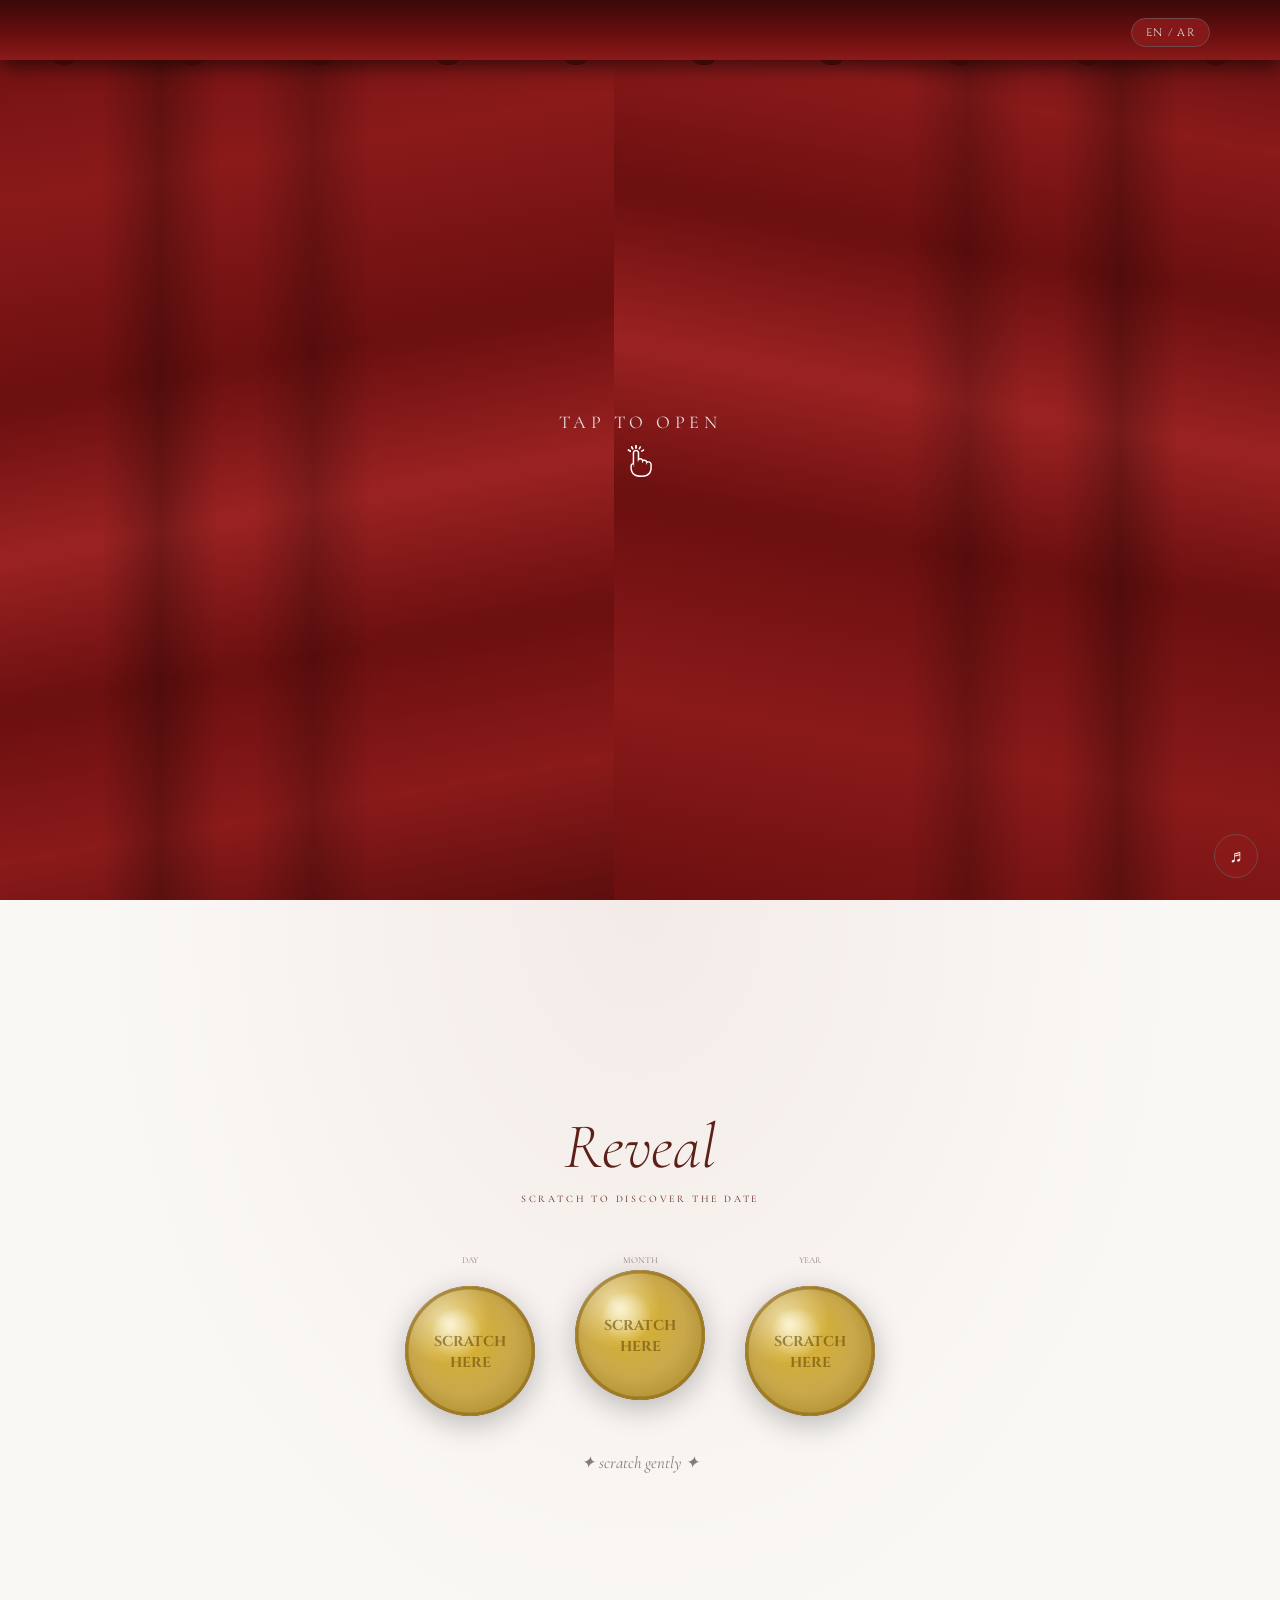
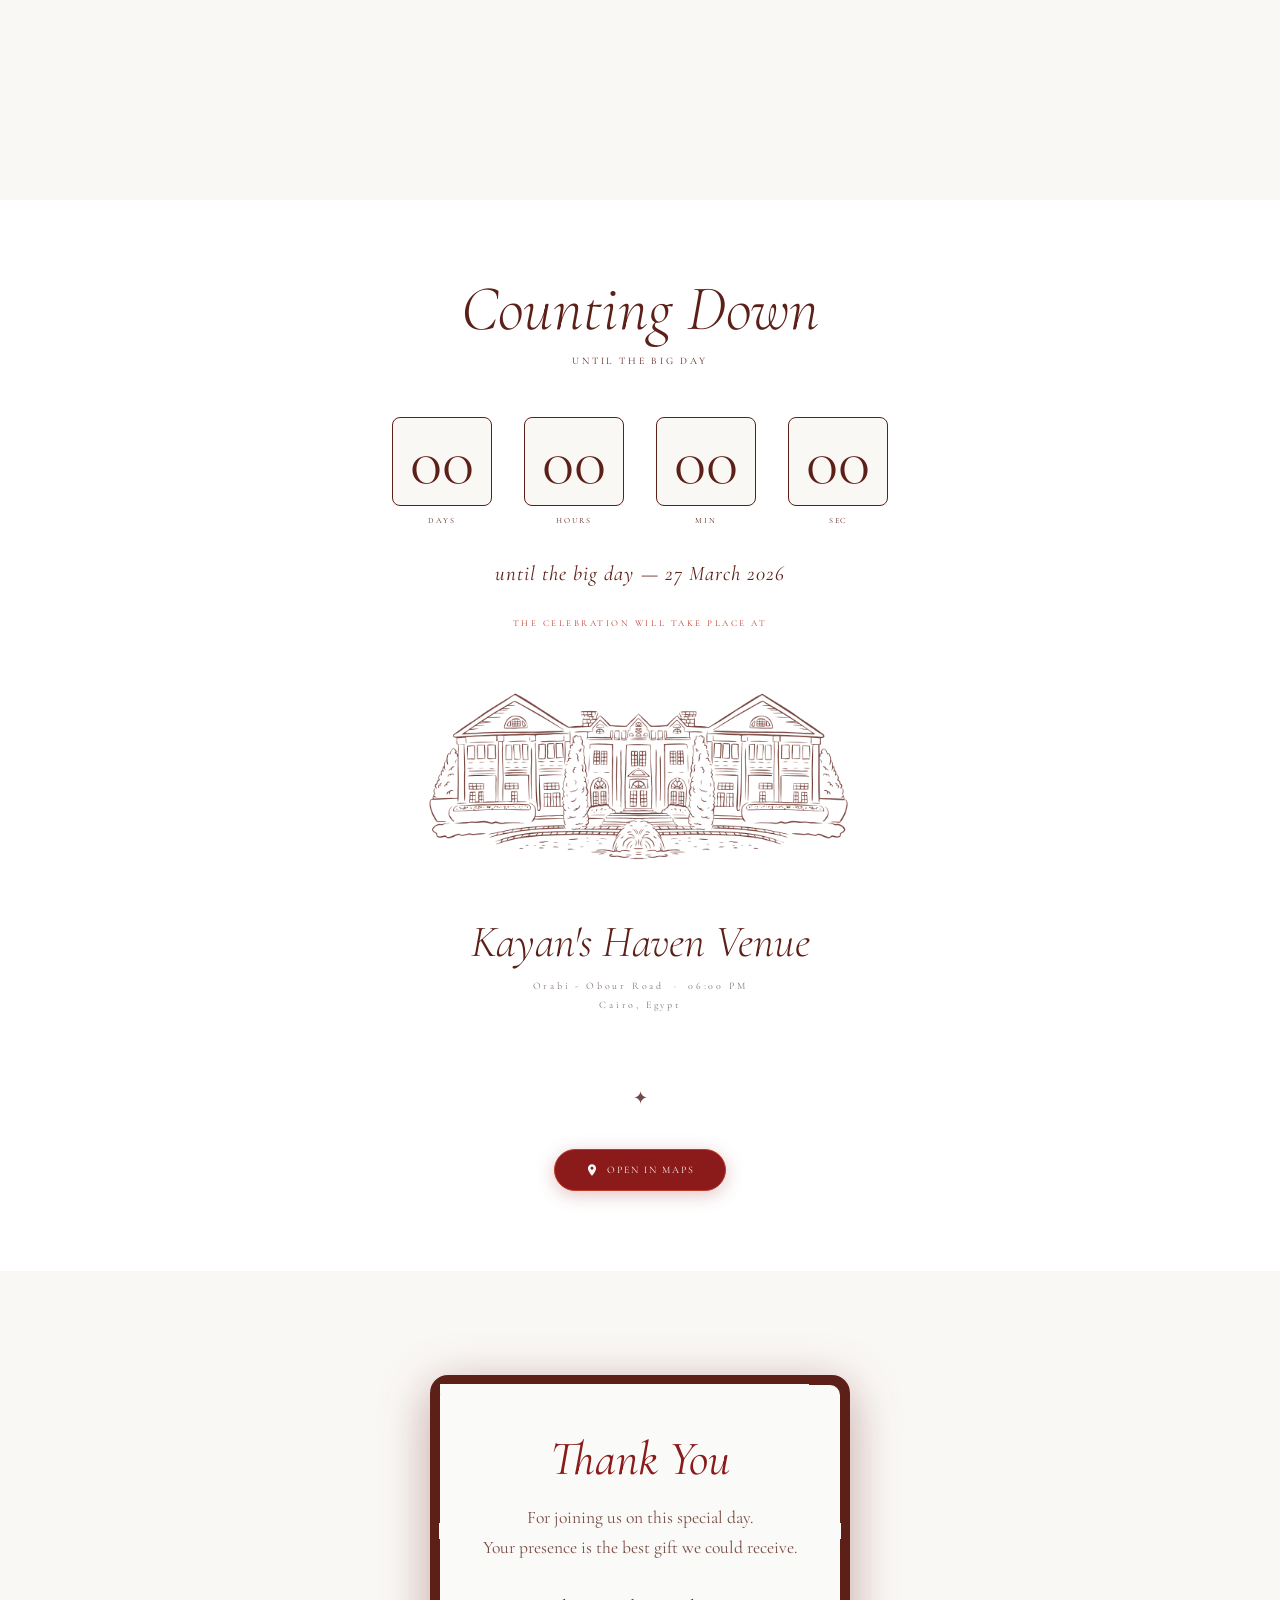
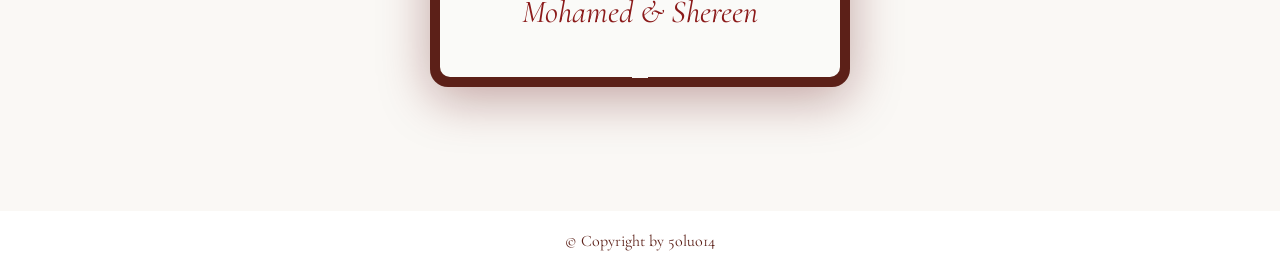
<file: index.html>
<!DOCTYPE html>
<html lang="en">

<head>
  <meta charset="UTF-8">
  <meta name="viewport" content="width=device-width, initial-scale=1.0">
  <title>Wedding Invitation — Mohamed & Shereen</title>
  <link rel="preconnect" href="https://fonts.googleapis.com">
  <link rel="preconnect" href="https://fonts.gstatic.com" crossorigin>
  <link
    href="https://fonts.googleapis.com/css2?family=Cormorant+Garamond:ital,wght@0,300;0,400;0,600;1,300;1,400;1,600&family=Cinzel:wght@400;600&display=swap"
    rel="stylesheet">
  <link rel="stylesheet" href="styles.css">
  <link
    href="https://fonts.googleapis.com/css2?family=Beiruti:wght@200;300;400;500;600;700&family=Cormorant+Garamond:ital,wght@0,300;0,400;0,600;1,300;1,400;1,600&family=Cinzel:wght@400;600&display=swap"
    rel="stylesheet">
</head>

<body>

  <!-- ───── FLOATING BUTTONS ───── -->
  <button id="lang-btn" onclick="toggleLang()">EN / AR</button>
  <button id="music-btn" title="Music" onclick="toggleMusic(this)">♬</button>

  <!-- ══════════════════════════════
       SECTION 1: CURTAINS
  ══════════════════════════════ -->
  <section id="stage" onclick="openCurtain()">
    <div class="pelmet"></div>
    <div class="curtain curtain-left"></div>
    <div class="curtain curtain-right"></div>

  <div id="tap-prompt">
    <span class="en">TAP TO OPEN</span>
    <span class="it" style="display:none">اضغط عشان تفتح</span>
    <img src="Icon.svg" alt="Wedding Icon" class="pointer" style="filter: invert(100%); width: 32px; height: 32px;">
  </div>
    <div id="stage-content">
      <p class="eyebrow en speaco">YOU ARE CORDIALLY INVITED TO CELEBRATE THE WEDDING OF</p>
      <p class="eyebrow it" style="display:none;font-size: 20px;">يسعدنا دعوتكم لحضور حفل زفاف</p>
      <div class="names en">
        Mohamed
        <span class="ampersand">&amp;</span>
        Shereen
      </div>
        <div class="names it" style="display:none">
          محمد
          <span class="ampersand">&amp;</span>
          شريين
        </div>
      <p class="welcome en">We would like to invite you to celebrate with us the most special day of our lives. It would
        be an honour to have you present at this important moment.</p>
      <p class="welcome it" style="display:none;font-size: 24px;">يسعدنا دعوتكم لحضور حفل زفافنا، ونتمنى أن تشاركونا فرحتنا في اليوم
        المميز ده.</p>
    </div>

    <div id="scroll-cue">
      <span class="en">SCROLL DOWN</span>
      <span class="it" style="display:none">انزل لتحت</span>
      <span class="arr">↓</span>
    </div>
  </section>

  <!-- ══════════════════════════════
       SECTION 2: SCRATCH REVEAL
  ══════════════════════════════ -->
  <section id="reveal">
    <h2 class="section-title fade-up en">Reveal</h2>
    <h2 class="section-title fade-up it" style="display:none">عايز تعرف تاريخ الفرح ؟</h2>
    <p class="section-sub fade-up en speaco">SCRATCH TO DISCOVER THE DATE</p>
    <p class="section-sub fade-up it" style="display:none;font-size: 14px;">خربش عشان تعرف التاريخ</p>

    <div class="coins-row fade-up">
      <!-- Coin 1: Day -->
      <div class="coin-wrap">
        <div class="coin-label en">DAY</div>
        <div class="coin-label it" style="display:none ;font-size: 12px;">يوم</div>
        <div class="coin-container" id="coin-wrap-0">
          <div class="coin-back"><span>27</span></div>
          <canvas class="coin-canvas" id="coin0"></canvas>
        </div>
      </div>
      <!-- Coin 2: Month -->
      <div class="coin-wrap">
        <div class="coin-label en">MONTH</div>
        <div class="coin-label it" style="display:none;font-size: 12px;">شهر</div>
        <div class="coin-container" id="coin-wrap-1" style="transform:translateY(-16px)">
          <div class="coin-back"><span>Mar</span></div>
          <canvas class="coin-canvas" id="coin1"></canvas>
        </div>
      </div>
      <!-- Coin 3: Year -->
      <div class="coin-wrap">
        <div class="coin-label en">YEAR</div>
        <div class="coin-label it" style="display:none;font-size: 14px;">سنة</div>
        <div class="coin-container" id="coin-wrap-2">
          <div class="coin-back"><span>2026</span></div>
          <canvas class="coin-canvas" id="coin2"></canvas>
        </div>
      </div>
    </div>

    <p class="scratch-hint fade-up en">✦ scratch gently ✦</p>
    <p class="scratch-hint fade-up it" style="display:none">✦ خربش عشان تعرف التاريخ ✦</p>

    <p id="reveal-msg">
      <span class="en">We're getting married! 💍</span>
      <span class="it" style="display:none">اخيراً هنتجوز!  💍</span>
    </p>
<a id="to-countdown" href="#countdown">
  <span class="en">COUNTDOWN ↓</span>
  <span class="it" style="display:none">باقي من الزمن ↓</span>
</a>
    <div id="confetti-container"></div>
  </section>


  <!-- ══════════════════════════════
       SECTION 4: VENUE AND COUNTDOWN
  ══════════════════════════════ -->
  <section id="venue" >
    <h2 class="section-title fade-up en">Counting Down</h2>
    <h2 class="section-title fade-up it" style="display:none">باقي من الزمن ..</h2>
    <p class="section-sub fade-up en speaco">UNTIL THE BIG DAY</p>
    <p class="section-sub fade-up it" style="display:none ;font-size: 14px;">ع يوم فرحنا</p>

    <div class="timer-row fade-up">
      <div class="timer-box">
        <div class="timer-num" id="t-days">00</div>
        <div class="timer-label en">DAYS</div>
        <div class="timer-label it" style="display:none ;font-size: 14px;">يوم</div>
      </div>
      <div class="timer-box">
        <div class="timer-num" id="t-hours">00</div>
        <div class="timer-label en">HOURS</div>
        <div class="timer-label it" style="display:none ;font-size: 14px;">ساعة</div>
      </div>
      <div class="timer-box">
        <div class="timer-num" id="t-min">00</div>
        <div class="timer-label en">MIN</div>
        <div class="timer-label it" style="display:none ;font-size: 14px;">دقيقة</div>
      </div>
      <div class="timer-box">
        <div class="timer-num" id="t-sec">00</div>
        <div class="timer-label en">SEC</div>
        <div class="timer-label it" style="display:none ;font-size: 14px;">ثانية</div>
      </div>
    </div>
    <p id="countdown-sub" class="fade-up">
      <span class="en">until the big day — 27 March 2026</span>
      <span class="it" style="display:none">يوم فرحنا هيهيهيهي — 27 مارس 2026</span>
    </p>
    <p class="venue-eyebrow fade-up en speaco">THE CELEBRATION WILL TAKE PLACE AT</p>
    <p class="venue-eyebrow fade-up it" style="display:none ;font-size: 18px;">الفرح هيكون في</p>

    <div id="venue-svg" class="fade-up">
      <img src="kayan.png" alt="" style="width: 100%;">
    </div>

    <h3 class="venue-name fade-up">Kayan's Haven Venue</h3>
    <p class="venue-address en fade-up speaco">
      Orabi - Obour Road &nbsp;·&nbsp; 06:00 PM<br>
      Cairo, Egypt
    </p>
    <p class="venue-address it fade-up" style="display:none ;font-size: 14px;" >
      عرابي - طريق العبور &nbsp;·&nbsp; 06:00 مساءاً<br>
      القاهرة، مصر
    </p>

    <div class="ornament fade-up">✦</div>

    <a class="maps-btn fade-up" href="https://maps.app.goo.gl/nJy4tfbcgj38YBpu8?g_st=ic" target="_blank" rel="noopener">
      <svg viewBox="0 0 24 24" xmlns="http://www.w3.org/2000/svg">
        <path
          d="M12 2C8.13 2 5 5.13 5 9c0 5.25 7 13 7 13s7-7.75 7-13c0-3.87-3.13-7-7-7zm0 9.5c-1.38 0-2.5-1.12-2.5-2.5s1.12-2.5 2.5-2.5 2.5 1.12 2.5 2.5-1.12 2.5-2.5 2.5z" />
      </svg>
      <span class="en">OPEN IN MAPS</span>
      <span class="it" style="display:none">افتح اللوكيشن ف جوجل ماب</span>
    </a>
  </section>

  <!-- ══════════════════════════════
       SECTION 5: THANK YOU
  ══════════════════════════════ -->
  <section id="thankyou">
    <div class="thankyou-card fade-up">
      <div class="thankyou-inner">
        <h2 class="thankyou-title en">Thank You</h2>
        <h2 class="thankyou-title it" style="display:none">شكراً</h2>
        <p class="thankyou-msg en">For joining us on this special day.<br>Your presence is the best gift we could
          receive.</p>
        <p class="thankyou-msg it" style="display:none">على مشاركتنا في اليوم المميز ده.<br>حضوركم هو أجمل هدية.</p>
        <p class="thankyou-names en">Mohamed &amp; Shereen</p><p class="thankyou-names it" style="display:none">محمد &amp; شريين</p>
      </div>
    </div>
  </section>

  <!-- JS loaded last so DOM is ready -->
  <script src="main.js"></script>

  <!-- ══════════════════════════════
       FOOTER: COPYRIGHT
  ══════════════════════════════ -->
  <footer id="site-footer">
    <a href="https://www.instagram.com/5oluo14" target="_blank" rel="noopener" id="copyright-link">
      <span>© Copyright by 5oluo14 </span>
    </a>
  </footer>

</body>

</html>
</file>
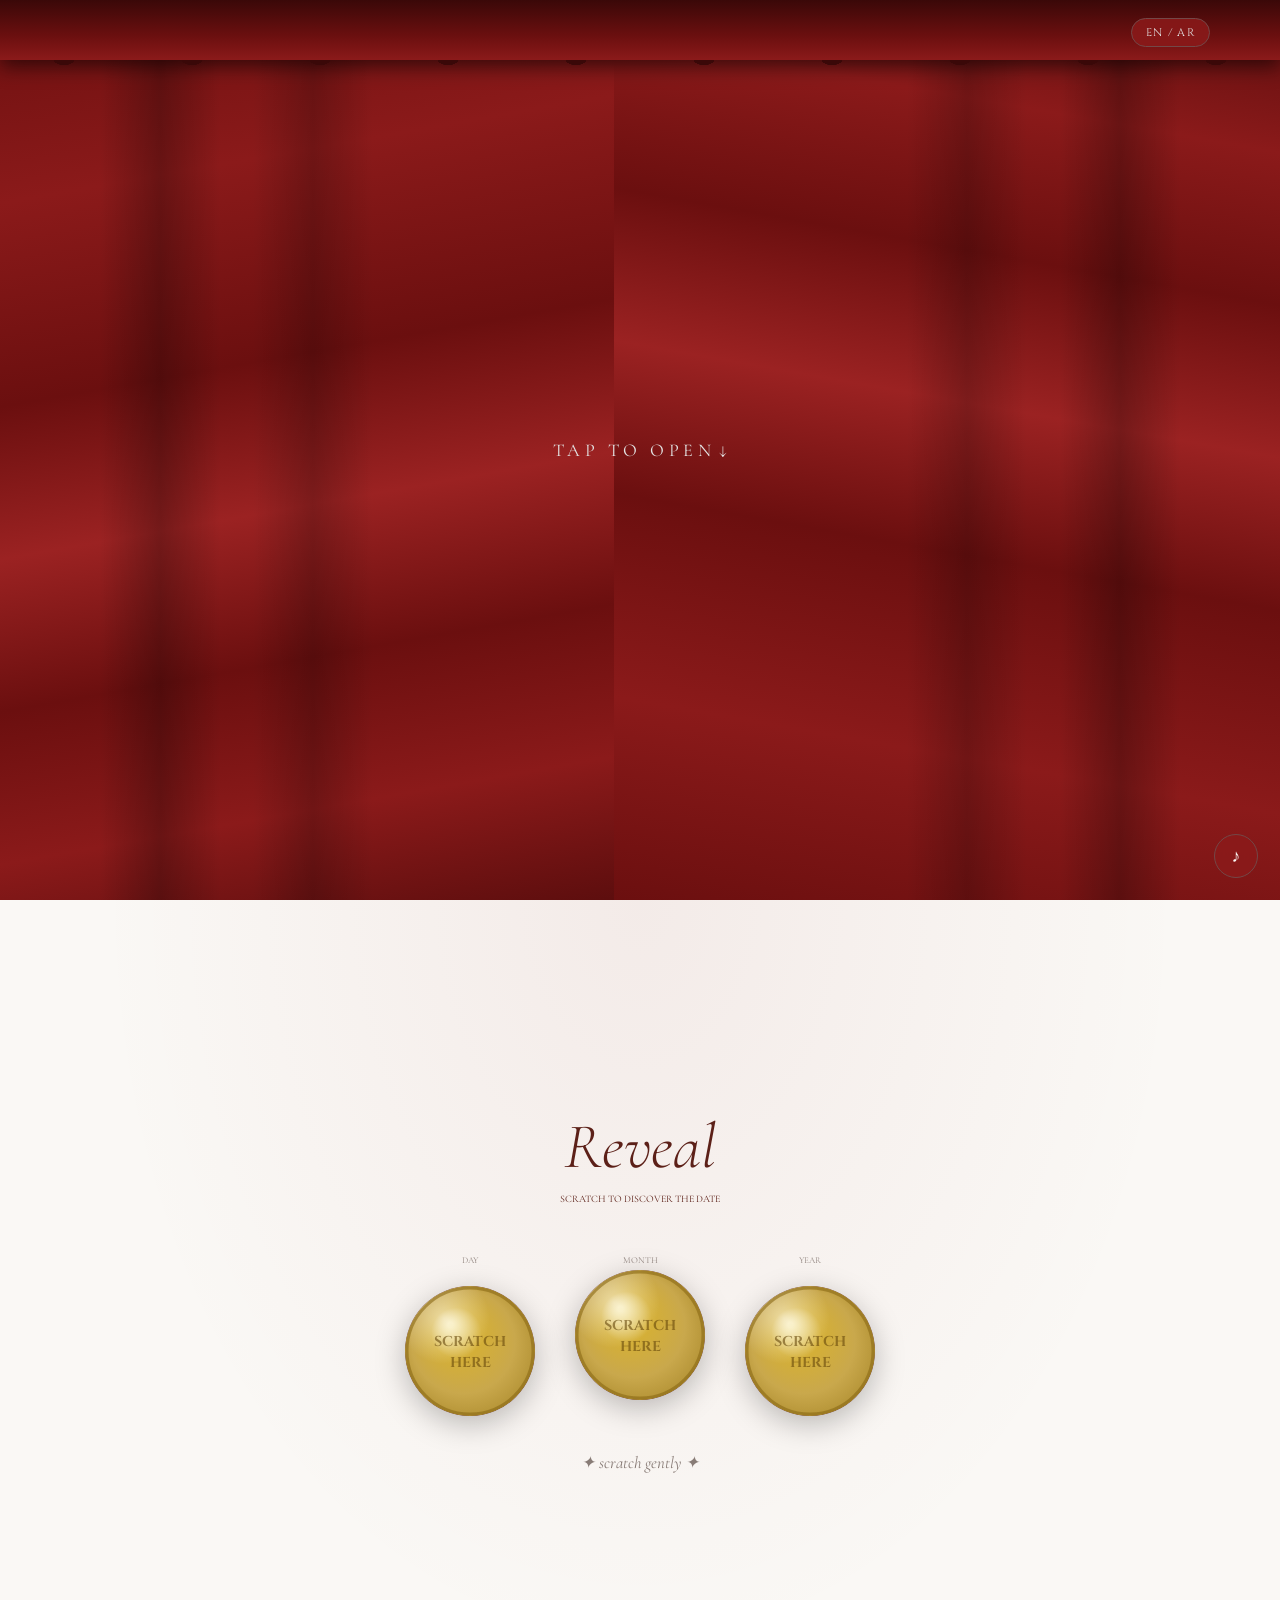
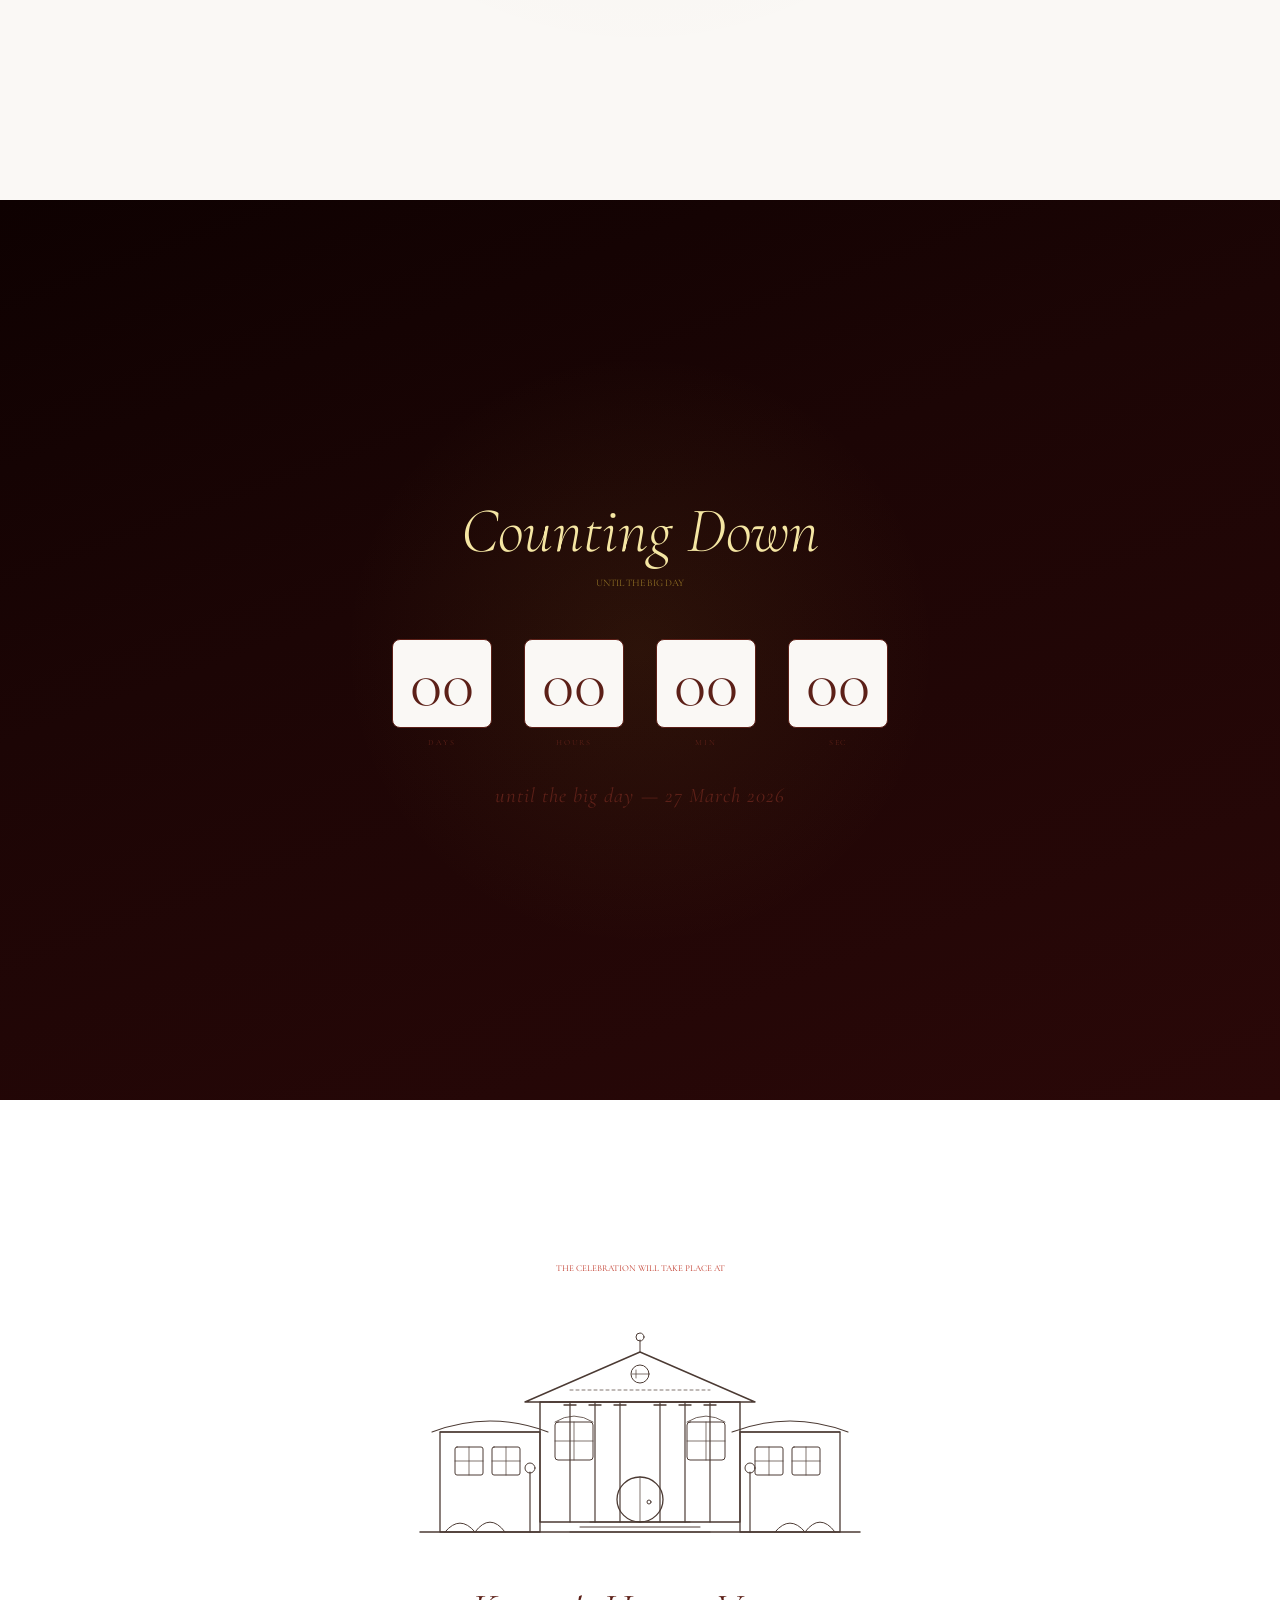
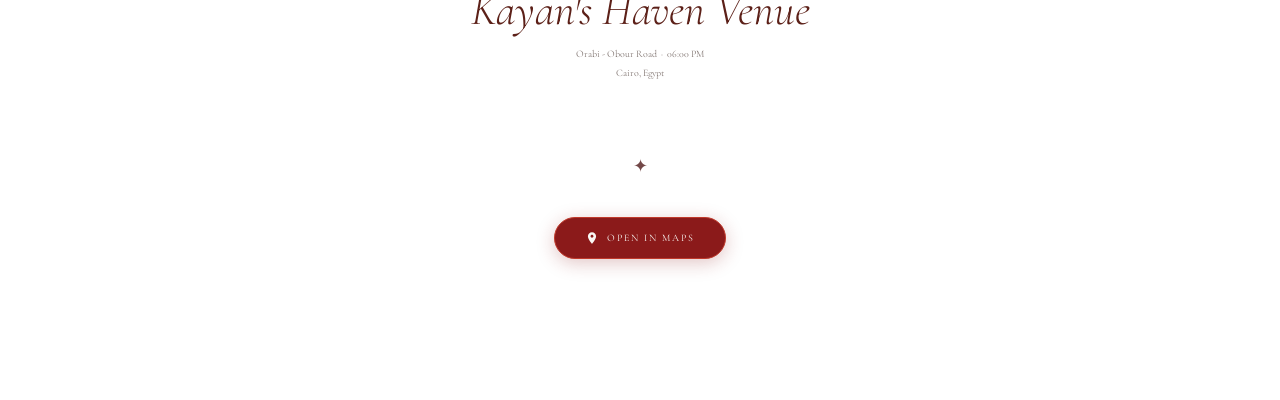
<file: wedding-invitation.html>
<!DOCTYPE html>
<html lang="en">

<head>
  <meta charset="UTF-8">
  <meta name="viewport" content="width=device-width, initial-scale=1.0">
  <title>Wedding Invitation — Mohamed & Shereen</title>
  <link rel="preconnect" href="https://fonts.googleapis.com">
  <link rel="preconnect" href="https://fonts.gstatic.com" crossorigin>
  <link
    href="https://fonts.googleapis.com/css2?family=Cormorant+Garamond:ital,wght@0,300;0,400;0,600;1,300;1,400;1,600&family=Cinzel:wght@400;600&display=swap"
    rel="stylesheet">
  <link rel="stylesheet" href="styles.css">
</head>

<body>

  <!-- ───── FLOATING BUTTONS ───── -->
  <button id="lang-btn" onclick="toggleLang()">EN / AR</button>
  <button id="music-btn" title="Music" onclick="toggleMusic(this)">♪</button>

  <!-- ══════════════════════════════
       SECTION 1: CURTAINS
  ══════════════════════════════ -->
  <section id="stage" onclick="openCurtain()">
    <div class="pelmet"></div>
    <div class="curtain curtain-left"></div>
    <div class="curtain curtain-right"></div>

    <div id="tap-prompt">
      <span class="en">TAP TO OPEN</span>
      <span class="it" style="display:none">اضغط عشان تفتح</span>
      <span class="arrow">↓</span>
    </div>

    <div id="stage-content">
      <p class="eyebrow en">YOU ARE CORDIALLY INVITED TO CELEBRATE THE WEDDING OF</p>
      <p class="eyebrow it" style="display:none">يسعدنا دعوتكم لحضور حفل زفاف</p>
      <div class="names">
        Mohamed
        <span class="ampersand">&amp;</span>
        Shereen
      </div>
      <p class="welcome en">We would like to invite you to celebrate with us the most special day of our lives. It would
        be an honour to have you present at this important moment.</p>
      <p class="welcome it" style="display:none">يسعدنا دعوتكم لحضور حفل زفافنا، ونتمنى أن تشاركونا فرحتنا في هذا اليوم
        المميز.</p>
    </div>

    <div id="scroll-cue">
      <span class="en">SCROLL DOWN</span>
      <span class="it" style="display:none">انزل للاسفل</span>
      <span class="arr">↓</span>
    </div>
  </section>

  <!-- ══════════════════════════════
       SECTION 2: SCRATCH REVEAL
  ══════════════════════════════ -->
  <section id="reveal">
    <h2 class="section-title fade-up en">Reveal</h2>
    <h2 class="section-title fade-up it" style="display:none">اكتشف</h2>
    <p class="section-sub fade-up en">SCRATCH TO DISCOVER THE DATE</p>
    <p class="section-sub fade-up it" style="display:none">خربش عشان تعرف التاريخ</p>

    <div class="coins-row fade-up">
      <!-- Coin 1: Day -->
      <div class="coin-wrap">
        <div class="coin-label en">DAY</div>
        <div class="coin-label it" style="display:none">يوم</div>
        <div class="coin-container" id="coin-wrap-0">
          <div class="coin-back"><span>27</span></div>
          <canvas class="coin-canvas" id="coin0"></canvas>
        </div>
      </div>
      <!-- Coin 2: Month -->
      <div class="coin-wrap">
        <div class="coin-label en">MONTH</div>
        <div class="coin-label it" style="display:none">شهر</div>
        <div class="coin-container" id="coin-wrap-1" style="transform:translateY(-16px)">
          <div class="coin-back"><span>Mar</span></div>
          <canvas class="coin-canvas" id="coin1"></canvas>
        </div>
      </div>
      <!-- Coin 3: Year -->
      <div class="coin-wrap">
        <div class="coin-label en">YEAR</div>
        <div class="coin-label it" style="display:none">سنة</div>
        <div class="coin-container" id="coin-wrap-2">
          <div class="coin-back"><span>2026</span></div>
          <canvas class="coin-canvas" id="coin2"></canvas>
        </div>
      </div>
    </div>

    <p class="scratch-hint fade-up en">✦ scratch gently ✦</p>
    <p class="scratch-hint fade-up it" style="display:none">✦ خربش عشان تعرف التاريخ ✦</p>

    <p id="reveal-msg">
      <span class="en">We're getting married! 💍</span>
      <span class="it" style="display:none">اخيراً هنتجوز 💍</span>
    </p>
    <a id="to-countdown" href="#countdown">
      <span class="en">COUNTDOWN ↓</span>
      <span class="it" style="display:none">عد تنازلي ↓</span>
    </a>

    <div id="confetti-container"></div>
  </section>

  <!-- ══════════════════════════════
       SECTION 3: COUNTDOWN
  ══════════════════════════════ -->
  <section id="countdown">
    <h2 class="section-title fade-up en">Counting Down</h2>
    <h2 class="section-title fade-up it" style="display:none">باقي من الزمن ...</h2>
    <p class="section-sub fade-up en">UNTIL THE BIG DAY</p>
    <p class="section-sub fade-up it" style="display:none">ع يوم فرحنا لولولولي</p>

    <div class="timer-row fade-up">
      <div class="timer-box">
        <div class="timer-num" id="t-days">00</div>
        <div class="timer-label en">DAYS</div>
        <div class="timer-label it" style="display:none">يوم</div>
      </div>
      <div class="timer-box">
        <div class="timer-num" id="t-hours">00</div>
        <div class="timer-label en">HOURS</div>
        <div class="timer-label it" style="display:none">ساعة</div>
      </div>
      <div class="timer-box">
        <div class="timer-num" id="t-min">00</div>
        <div class="timer-label en">MIN</div>
        <div class="timer-label it" style="display:none">دقيقة</div>
      </div>
      <div class="timer-box">
        <div class="timer-num" id="t-sec">00</div>
        <div class="timer-label en">SEC</div>
        <div class="timer-label it" style="display:none">ثانية</div>
      </div>
    </div>
    <p id="countdown-sub" class="fade-up">
      <span class="en">until the big day — 27 March 2026</span>
      <span class="it" style="display:none">يوم فرحنا هيهيهيهي — 27 مارس 2026</span>
    </p>
  </section>

  <!-- ══════════════════════════════
       SECTION 4: VENUE
  ══════════════════════════════ -->
  <section id="venue">
    <p class="venue-eyebrow fade-up en">THE CELEBRATION WILL TAKE PLACE AT</p>
    <p class="venue-eyebrow fade-up it" style="display:none">لافرح هيكون في</p>

    <div id="venue-svg" class="fade-up">
      <!-- SVG hand-drawn manor illustration -->
      <svg viewBox="0 0 460 220" xmlns="http://www.w3.org/2000/svg" stroke="#2C1810" fill="none" stroke-linecap="round"
        stroke-linejoin="round">
        <line x1="10" y1="210" x2="450" y2="210" stroke-width="1.5" />
        <line x1="160" y1="210" x2="300" y2="210" stroke-width="1" />
        <line x1="170" y1="205" x2="290" y2="205" stroke-width="1" />
        <line x1="180" y1="200" x2="280" y2="200" stroke-width="1" />
        <rect x="130" y="80" width="200" height="120" stroke-width="1.4" />
        <polygon points="115,80 230,30 345,80" stroke-width="1.4" />
        <line x1="140" y1="80" x2="320" y2="80" stroke-width="0.8" />
        <line x1="160" y1="68" x2="300" y2="68" stroke-width="0.7" stroke-dasharray="3,3" />
        <circle cx="230" cy="52" r="9" stroke-width="1" />
        <line x1="226" y1="48" x2="226" y2="56" stroke-width="0.7" />
        <line x1="222" y1="52" x2="238" y2="52" stroke-width="0.7" />
        <rect x="207" y="155" width="46" height="45" stroke-width="1.3" rx="23" />
        <line x1="230" y1="155" x2="230" y2="200" stroke-width="0.7" />
        <circle cx="239" cy="180" r="2" stroke-width="1" />
        <rect x="145" y="100" width="38" height="38" stroke-width="1" rx="3" />
        <line x1="164" y1="100" x2="164" y2="138" stroke-width="0.7" />
        <line x1="145" y1="119" x2="183" y2="119" stroke-width="0.7" />
        <path d="M145,100 Q164,88 183,100" stroke-width="0.8" />
        <rect x="277" y="100" width="38" height="38" stroke-width="1" rx="3" />
        <line x1="296" y1="100" x2="296" y2="138" stroke-width="0.7" />
        <line x1="277" y1="119" x2="315" y2="119" stroke-width="0.7" />
        <path d="M277,100 Q296,88 315,100" stroke-width="0.8" />
        <line x1="160" y1="80" x2="160" y2="200" stroke-width="1.2" />
        <line x1="185" y1="80" x2="185" y2="200" stroke-width="1.2" />
        <line x1="210" y1="80" x2="210" y2="200" stroke-width="1.2" />
        <line x1="250" y1="80" x2="250" y2="200" stroke-width="1.2" />
        <line x1="275" y1="80" x2="275" y2="200" stroke-width="1.2" />
        <line x1="300" y1="80" x2="300" y2="200" stroke-width="1.2" />
        <line x1="154" y1="83" x2="166" y2="83" stroke-width="1.4" />
        <line x1="179" y1="83" x2="191" y2="83" stroke-width="1.4" />
        <line x1="204" y1="83" x2="216" y2="83" stroke-width="1.4" />
        <line x1="244" y1="83" x2="256" y2="83" stroke-width="1.4" />
        <line x1="269" y1="83" x2="281" y2="83" stroke-width="1.4" />
        <line x1="294" y1="83" x2="306" y2="83" stroke-width="1.4" />
        <rect x="30" y="110" width="100" height="100" stroke-width="1.3" />
        <rect x="45" y="125" width="28" height="28" stroke-width="1" rx="2" />
        <line x1="59" y1="125" x2="59" y2="153" stroke-width="0.7" />
        <line x1="45" y1="139" x2="73" y2="139" stroke-width="0.7" />
        <rect x="82" y="125" width="28" height="28" stroke-width="1" rx="2" />
        <line x1="96" y1="125" x2="96" y2="153" stroke-width="0.7" />
        <line x1="82" y1="139" x2="110" y2="139" stroke-width="0.7" />
        <line x1="30" y1="110" x2="130" y2="110" stroke-width="1" />
        <path d="M22,110 Q80,88 138,110" stroke-width="1.1" />
        <rect x="330" y="110" width="100" height="100" stroke-width="1.3" />
        <rect x="345" y="125" width="28" height="28" stroke-width="1" rx="2" />
        <line x1="359" y1="125" x2="359" y2="153" stroke-width="0.7" />
        <line x1="345" y1="139" x2="373" y2="139" stroke-width="0.7" />
        <rect x="382" y="125" width="28" height="28" stroke-width="1" rx="2" />
        <line x1="396" y1="125" x2="396" y2="153" stroke-width="0.7" />
        <line x1="382" y1="139" x2="410" y2="139" stroke-width="0.7" />
        <line x1="330" y1="110" x2="430" y2="110" stroke-width="1" />
        <path d="M322,110 Q380,88 438,110" stroke-width="1.1" />
        <line x1="230" y1="30" x2="230" y2="18" stroke-width="1" />
        <circle cx="230" cy="15" r="4" stroke-width="1" />
        <path d="M35,210 Q50,192 65,210" stroke-width="1" />
        <path d="M65,210 Q80,190 95,210" stroke-width="1" />
        <path d="M365,210 Q380,192 395,210" stroke-width="1" />
        <path d="M395,210 Q410,190 425,210" stroke-width="1" />
        <line x1="120" y1="150" x2="120" y2="210" stroke-width="1.2" />
        <circle cx="120" cy="146" r="5" stroke-width="1" />
        <line x1="340" y1="150" x2="340" y2="210" stroke-width="1.2" />
        <circle cx="340" cy="146" r="5" stroke-width="1" />
      </svg>
    </div>

    <h3 class="venue-name fade-up">Kayan's Haven Venue</h3>
    <p class="venue-address fade-up">
      Orabi - Obour Road &nbsp;·&nbsp; 06:00 PM<br>
      Cairo, Egypt
    </p>

    <div class="ornament fade-up">✦</div>

    <a class="maps-btn fade-up" href="https://maps.app.goo.gl/nJy4tfbcgj38YBpu8?g_st=ic" target="_blank" rel="noopener">
      <svg viewBox="0 0 24 24" xmlns="http://www.w3.org/2000/svg">
        <path
          d="M12 2C8.13 2 5 5.13 5 9c0 5.25 7 13 7 13s7-7.75 7-13c0-3.87-3.13-7-7-7zm0 9.5c-1.38 0-2.5-1.12-2.5-2.5s1.12-2.5 2.5-2.5 2.5 1.12 2.5 2.5-1.12 2.5-2.5 2.5z" />
      </svg>
      <span class="en">OPEN IN MAPS</span>
      <span class="it" style="display:none">افتح اللوكيشن ف جوجل ماب</span>
    </a>
  </section>

  <!-- JS loaded last so DOM is ready -->
  <script src="main.js"></script>

</body>

</html>
</file>
<file: styles.css>
*,
*::before,
*::after {
    box-sizing: border-box;
    margin: 0;
    padding: 0
}

:root {
    --burgundy: #8B1A1A;
    --crimson: #C0392B;
    --bg: #faf8f5;
    --gold1: #734848;
    --gold2: #5c2018;
    --gold3: #e3e3e3;
    --text: #5c2018;
    --blush: #E8C4B8;
    --silver: #B0B0B0;
}

html {
    scroll-behavior: smooth;
    overflow-x: hidden
}
html[lang="it"] {
    direction: rtl;
}

html[lang="it"] * {
    font-family: "Beiruti", sans-serif;
}

body {
    /* background: var(--bg); */
    color: var(--text);
    font-family: 'Cormorant Garamond', serif;
    overflow-x: hidden;
}
body .it {
    font-family: "Beiruti", sans-serif;
}

/* ─── UTILITY ─── */
.fade-up {
    opacity: 0;
    transform: translateY(30px);
    transition: opacity 0.9s ease, transform 0.9s ease;
}

.fade-up.visible {
    opacity: 1;
    transform: translateY(0)
}
.it {
    font-family: "Beiruti", sans-serif;
    direction: rtl;
}

/* ─── LANG + MUSIC BUTTONS ─── */
#lang-btn {
    position: fixed;
    top: 18px;
    right: 70px;
    z-index: 9999;
    background: rgba(139, 26, 26, 0.85);
    color: var(--gold3);
    border: 1px solid var(--gold1);
    border-radius: 20px;
    padding: 6px 14px;
    font-family: 'Cinzel', serif;
    font-size: 11px;
    letter-spacing: .12em;
    cursor: pointer;
    backdrop-filter: blur(6px);
    transition: background .3s;
}

#lang-btn:hover {
    background: var(--burgundy)
}

#music-btn {
    position: fixed;
    bottom: 22px;
    right: 22px;
    z-index: 9999;
    width: 44px;
    height: 44px;
    border-radius: 50%;
    background: rgba(139, 26, 26, 0.85);
    border: 1px solid var(--gold1);
    color: var(--bg);
    font-size: 18px;
    cursor: pointer;
    display: flex;
    align-items: center;
    justify-content: center;
    backdrop-filter: blur(6px);
    transition: background .3s;
}

#music-btn:hover {
    background: var(--burgundy)
}

/* ══════════════════════════════
   SECTION 1 — CURTAINS
══════════════════════════════ */
#stage {
    position: relative;
    width: 100%;
    height: 100dvh;
    overflow: hidden;
    display: flex;
    align-items: center;
    justify-content: center;
    cursor: pointer;
}

/* Footlight glow */
#stage::after {
    content: '';
    position: absolute;
    bottom: 0;
    left: 50%;
    transform: translateX(-50%);
    width: 80%;
    height: 120px;
    background: radial-gradient(ellipse at center bottom, #e3e3e3 0%, transparent 30%);
    pointer-events: none;
    z-index: 3;
}

/* Curtain panels */
.curtain {
    position: absolute;
    top: 0;
    width: 52%;
    height: 100%;
    will-change: transform;
    z-index: 10;
    transition: transform 1.4s cubic-bezier(0.76, 0, 0.24, 1);
}

.curtain-left {
    left: 0;
    transform-origin: left center
}

.curtain-right {
    right: 0;
    transform-origin: right center
}

#stage.open .curtain-left {
    transform: translateX(-92%)
}

#stage.open .curtain-right {
    transform: translateX(92%)
}

/* Curtain fabric texture */
.curtain-left {
    background: linear-gradient(170deg, #6b0f0f 0%, var(--burgundy) 20%, #6b0f0f 40%, #9b2222 55%, #6b0f0f 70%, #8B1A1A 85%, #5a0d0d 100%);
}

.curtain-right {
    background: linear-gradient(10deg, #6b0f0f 0%, var(--burgundy) 20%, #6b0f0f 40%, #9b2222 55%, #6b0f0f 70%, #8B1A1A 85%, #5a0d0d 100%);
}

/* Fold overlays */
.curtain-left::before,
.curtain-right::before,
.curtain-left::after,
.curtain-right::after {
    content: '';
    position: absolute;
    top: 0;
    width: 18%;
    height: 100%;
}

.curtain-left::before {
    left: 15%;
    background: linear-gradient(to right, transparent, rgba(0, 0, 0, 0.25), transparent);
}

.curtain-left::after {
    left: 38%;
    background: linear-gradient(to right, transparent, rgba(0, 0, 0, 0.2), transparent);
}

.curtain-right::before {
    right: 15%;
    background: linear-gradient(to left, transparent, rgba(0, 0, 0, 0.25), transparent);
}

.curtain-right::after {
    right: 38%;
    background: linear-gradient(to left, transparent, rgba(0, 0, 0, 0.2), transparent);
}

/* Pelmet (top bar) */
.pelmet {
    position: absolute;
    top: 0;
    left: 0;
    right: 0;
    height: 60px;
    z-index: 20;
    background: linear-gradient(180deg, #3a0808 0%, #6b0f0f 60%, #8B1A1A 100%);
    box-shadow: 0 6px 20px rgba(0, 0, 0, 0.6);
}

.pelmet::after {
    content: '';
    position: absolute;
    bottom: -10px;
    left: 0;
    right: 0;
    height: 10px;
    background:
        radial-gradient(ellipse 20px 10px at 5% 0%, #3a0808 50%, transparent 51%),
        radial-gradient(ellipse 20px 10px at 15% 0%, #3a0808 50%, transparent 51%),
        radial-gradient(ellipse 20px 10px at 25% 0%, #3a0808 50%, transparent 51%),
        radial-gradient(ellipse 20px 10px at 35% 0%, #3a0808 50%, transparent 51%),
        radial-gradient(ellipse 20px 10px at 45% 0%, #3a0808 50%, transparent 51%),
        radial-gradient(ellipse 20px 10px at 55% 0%, #3a0808 50%, transparent 51%),
        radial-gradient(ellipse 20px 10px at 65% 0%, #3a0808 50%, transparent 51%),
        radial-gradient(ellipse 20px 10px at 75% 0%, #3a0808 50%, transparent 51%),
        radial-gradient(ellipse 20px 10px at 85% 0%, #3a0808 50%, transparent 51%),
        radial-gradient(ellipse 20px 10px at 95% 0%, #3a0808 50%, transparent 51%);
}

/* Tap prompt */
#tap-prompt {
    position: absolute;
    top: 50%;
    left: 50%;
    transform: translate(-50%, -50%);
    z-index: 15;
    color: var(--gold3);
    /* font-family: 'Cinzel', serif; */
    font-size: 18px;
    text-align: center;
    animation: pulse-fade 2s ease-in-out infinite;
    transition: opacity .6s;
}
#tap-prompt .en {
    letter-spacing: .25em;
}
.pointer {
    display: block;
    margin: 12px auto;
    animation:pulse-fade 2s ease-in-out infinite;

}

@keyframes clickPulse {
    0% {
        transform: scale(1);
    }

    50% {
        transform: scale(1.25);
    }

    100% {
        transform: scale(1);
    }
}
#stage.open #tap-prompt {
    opacity: 0;
    pointer-events: none
}

@keyframes pulse-fade {

    0%,
    100% {
        opacity: .4
    }

    50% {
        opacity: 1
    }
}

@keyframes bounce {

    0%,
    100% {
        transform: translateY(0)
    }

    50% {
        transform: translateY(6px)
    }
}

/* Stage center content */
#stage-content {
    position: relative;
    z-index: 5;
    text-align: center;
    padding: 20px;
    max-width: 600px;
}

#stage-content .eyebrow {
    /* font-family: 'Cinzel', serif; */
    font-size: 10px;
    color: var(--gold2);
    margin-bottom: 20px;
    opacity: 0;
    transition: opacity 1s ease 1.6s;
}
#stage-content .speaco {
    letter-spacing: .3em;
}

#stage.open #stage-content .eyebrow {
    opacity: 1
}

#stage-content .names {
    /* font-family: 'Cormorant Garamond', serif; */
    font-style: italic;
    font-size: clamp(2.8rem, 9vw, 5.2rem);
    font-weight: 300;
    color: var(--gold2);
    line-height: 1.1;
    opacity: 0;
    transform: translateY(20px);
    transition: opacity 1s ease 1.9s, transform 1s ease 1.9s;
}

#stage.open #stage-content .names {
    opacity: 1;
    transform: translateY(0)
}

#stage-content .ampersand {
    display: block;
    font-size: clamp(2rem, 6vw, 3.6rem);
    color: var(--gold2);
    margin: .05em 0;
}

#stage-content .welcome {
    /* font-family: 'Cormorant Garamond', serif; */
    font-size: clamp(.8rem, 2.5vw, 1rem);
    color: var(--gold2);
    line-height: 1.7;
    margin-top: 22px;
    max-width: 420px;
    margin-left: auto;
    margin-right: auto;
    opacity: 0;
    transition: opacity 1s ease 2.4s;
}

#stage.open #stage-content .welcome {
    opacity: 1
}

#scroll-cue {
    position: absolute;
    bottom: 30px;
    left: 50%;
    transform: translateX(-50%);
    z-index: 15;
    color: var(--gold2);
    /* font-family: 'Cinzel', serif; */
    font-size: 10px;
    text-align: center;
    opacity: 0;
    transition: opacity 1s ease 3s;
    pointer-events: none;
}
#scroll-cue .en {
    letter-spacing: .25em;
}

#stage.open #scroll-cue {
    opacity: .7;
    pointer-events: auto
}

#scroll-cue .arr {
    display: block;
    font-size: 20px;
    margin-top: 6px;
    animation: bounce 1.5s ease-in-out infinite
}

/* ══════════════════════════════
   SECTION 2 — SCRATCH REVEAL
══════════════════════════════ */
#reveal {
    min-height: 100dvh;
    background: var(--bg);
    display: flex;
    flex-direction: column;
    align-items: center;
    justify-content: center;
    padding: 60px 20px;
    text-align: center;
    position: relative;
    overflow: hidden;
}

#reveal::before {
    content: '';
    position: absolute;
    inset: 0;
    background: radial-gradient(ellipse at 50% 0%, rgba(139, 26, 26, 0.06) 0%, transparent 60%);
    pointer-events: none;
}

.section-title {
    /* font-family: 'Cormorant Garamond', serif; */
    font-style: italic;
    font-weight: 300;
    font-size: clamp(2.4rem, 7vw, 4rem);
    color: var(--text);
    margin-bottom: 8px;
}

.section-sub {
    /* font-family: 'Cinzel', serif; */
    font-size: 10px;
    color: var(--text);
    margin-bottom: 50px;
}
#reveal .speaco {
    letter-spacing: .28em;
}


.coins-row {
    display: flex;
    gap: clamp(16px, 4vw, 40px);
    justify-content: center;
    align-items: flex-end;
    flex-wrap: wrap;
    margin-bottom: 36px;
}

.coin-wrap {
    display: flex;
    flex-direction: column;
    align-items: center;
    gap: 12px;
}

.coin-label {
    /* font-family: 'Cinzel', serif; */
    font-size: 9px;
    margin-bottom: 8px;
    color: rgba(44, 24, 16, 0.5);
}
.coin-label .en {
    letter-spacing: .2em;
}

.coin-container {
    position: relative;
    width: clamp(90px, 22vw, 130px);
    height: clamp(90px, 22vw, 130px);
}

.coin-container:nth-child(2n) {
    transform: translateY(-12px)
}

.coin-back {
    position: absolute;
    inset: 0;
    border-radius: 50%;
    display: flex;
    align-items: center;
    justify-content: center;
    background: var(--gold2);
    overflow: hidden;
}

.coin-back span {
    /* font-family: 'Cormorant Garamond', serif; */
    font-style: italic;
    font-weight: 300;
    font-size: clamp(1.6rem, 5vw, 2.6rem);
    color: var(--bg);
    text-align: center;
    line-height: 1;
}

.coin-canvas {
    position: absolute;
    top: 0;
    left: 0;
    width: 100%;
    height: 100%;
    border-radius: 50%;
    cursor: crosshair;
    touch-action: none;
    box-shadow: 0 8px 30px rgba(0, 0, 0, 0.25), inset 0 2px 6px rgba(255, 255, 255, 0.3);
    display: block;
}

.scratch-hint {
    /* font-family: 'Cormorant Garamond', serif; */
    font-style: italic;
    font-size: clamp(.85rem, 2.5vw, 1.05rem);
    color: rgba(44, 24, 16, 0.55);
    margin-bottom: 4px;
}

#reveal-msg {
    /* font-family: 'Cormorant Garamond', serif; */
    font-style: italic;
    font-size: clamp(1.2rem, 4vw, 1.7rem);
    color: var(--burgundy);
    margin-top: 16px;
    opacity: 0;
    transition: opacity .8s ease;
}

#reveal-msg.show {
    opacity: 1
}

#to-countdown {
    margin-top: 30px;
    display: inline-block;
    font-family: 'Cinzel', serif;
    font-size: 10px;
    color: var(--gold1);
    border: 1px solid var(--gold1);
    padding: 10px 28px;
    border-radius: 30px;
    cursor: pointer;
    text-decoration: none;
    opacity: 0;
    transition: opacity .8s ease, background .3s;
    pointer-events: none;
}
.to-countdown .en {
    letter-spacing: .22em;
}

#to-countdown.show {
    opacity: 1;
    pointer-events: auto
}

#to-countdown:hover {
    background: rgba(212, 175, 55, 0.12)
}

/* ══════════════════════════════
   CONFETTI
══════════════════════════════ */
#confetti-container {
    position: fixed;
    top: 0;
    left: 0;
    width: 100%;
    height: 0;
    pointer-events: none;
    z-index: 999;
}

.confetti {
    position: fixed;
    top: -20px;
    opacity: 0.9;
    border-radius: 2px;

    animation: confettiFall linear forwards;
}

@keyframes confettiFall {

    0% {
        transform: translateY(0) rotate(0deg);
        opacity: 1;
    }

    50% {
        transform: translateY(50vh) rotate(360deg);
    }

    100% {
        transform: translateY(110vh) rotate(720deg);
        opacity: 0;
    }
}

/* ══════════════════════════════
   SECTION 3 — COUNTDOWN
══════════════════════════════ */
#countdown {
    min-height: 100dvh;
    background: linear-gradient(160deg, #0e0101 0%, #1c0505 40%, #2a0808 100%);
    display: flex;
    flex-direction: column;
    align-items: center;
    justify-content: center;
    padding: 60px 20px;
    text-align: center;
    position: relative;
    overflow: hidden;
}

#countdown::before {
    content: '';
    position: absolute;
    top: 50%;
    left: 50%;
    transform: translate(-50%, -50%);
    width: 600px;
    height: 600px;
    border-radius: 50%;
    background: radial-gradient(circle, rgba(212, 175, 55, 0.08) 0%, transparent 70%);
    pointer-events: none;
}

#countdown .section-title {
    color: #F5E6A3
}

#countdown .section-sub {
    color: rgba(212, 175, 55, 0.6);
    margin-bottom: 50px
}

.timer-row {
    display: flex;
    gap: clamp(12px, 3vw, 32px);
    justify-content: center;
    flex-wrap: wrap;
    margin-bottom: 28px;
}

.timer-box {
    display: flex;
    flex-direction: column;
    align-items: center;
    min-width: clamp(68px, 16vw, 100px);
}

.timer-num {
    /* font-family: 'Cormorant Garamond', serif; */
    font-weight: 300;
    font-size: clamp(2.4rem, 8vw, 4.2rem);
    color: var(--gold2);
    line-height: 1;
    border: 1px solid var(--gold2);
    border-radius: 8px;
    padding: 10px 16px;
    min-width: 100%;
    text-align: center;
    background: var(--bg);
    position: relative;
}

.timer-num::after {
    content: '';
    position: absolute;
    bottom: -1px;
    left: 10%;
    right: 10%;
    height: 1px;
    background: var(--gold2);
    opacity: .3;
}

.timer-label {
    /* font-family: 'Cinzel', serif; */
    font-size: 8px;
    color: var(--gold2);
    margin-top: 10px;
}

.timer-label.en {
    letter-spacing: .22em;
}
#countdown-sub {
    /* font-family: 'Cormorant Garamond', serif; */
    font-style: italic;
    font-size: clamp(1rem, 3vw, 1.3rem);
    color: var(--gold2);
    margin-top: 8px;
}
#countdown-sub .en {
    letter-spacing: .05em;
}

/* ══════════════════════════════
   SECTION 4 — VENUE
══════════════════════════════ */
#venue {
    min-height: 100dvh;
    /* background: var(--bg); */
    display: flex;
    flex-direction: column;
    align-items: center;
    justify-content: center;
    padding: 70px 20px 80px;
    text-align: center;
    position: relative;
    overflow: hidden;
}

#venue .speaco {
    letter-spacing: .28em;
}

#venue::before {
    content: '';
    position: absolute;
    inset: 0;
    /* background: radial-gradient(ellipse at 50% 100%, rgba(139, 26, 26, 0.07) 0%, transparent 60%); */
    pointer-events: none;
}

.venue-eyebrow {
    /* font-family: 'Cinzel', serif; */
    font-size: 9px;
    color: var(--crimson);
    margin-bottom: 48px;
    margin-top: 32px;
}
.venue-eyebrow .en {
    letter-spacing: .32em;
}

#venue-svg {
    max-width: min(460px, 90vw);
    width: 100%;
    margin: 0 auto 36px;
    opacity: .85;

}

#venue-svg svg {
    width: 100%;
    height: auto
}

.venue-name {
    /* font-family: 'Cormorant Garamond', serif; */
    font-style: italic;
    font-weight: 300;
    font-size: clamp(1.8rem, 5vw, 2.8rem);
    color: var(--text);
    margin-bottom: 8px;
}

.venue-address {
    /* font-family: 'Cinzel', serif; */
    font-size: 10px;
    color: rgba(44, 24, 16, 0.6);
    margin-bottom: 32px;
    line-height: 1.9;
}
.venue-address .en {
    letter-spacing: .18em;
}

.maps-btn {
    display: inline-flex;
    align-items: center;
    gap: 8px;
    /* font-family: 'Cinzel', serif; */
    font-size: 10px;
    color: var(--bg);
    background: var(--burgundy);
    border: 1px solid var(--crimson);
    border-radius: 30px;
    padding: 13px 30px;
    text-decoration: none;
    transition: background .3s, transform .2s, box-shadow .3s;
    box-shadow: 0 4px 18px rgba(139, 26, 26, 0.25);
}
.maps-btn .en {
    letter-spacing: .2em;
}

.maps-btn:hover {
    background: var(--crimson);
    transform: translateY(-2px);
    box-shadow: 0 8px 28px rgba(139, 26, 26, 0.35)
}

.maps-btn svg {
    width: 14px;
    height: 14px;
    fill: currentColor
}

/* Divider ornament */
.ornament {
    display: flex;
    align-items: center;
    gap: 14px;
    color: var(--gold1);
    font-size: 18px;
    margin: 40px 0;
    opacity: .5;
}

.ornament::before,
.ornament::after {
    content: '';
    flex: 1;
    height: 1px;
    background: var(--gold1);
    opacity: .5
}

/* ─── RESPONSIVE ─── */
@media (max-width: 480px) {
    .coin-container:nth-child(2n) {
        transform: none
    }

    .coins-row {
        gap: 12px
    }

    .timer-row {
        gap: 10px
    }
}


/* ══════════════════════════════
   SECTION 5 — THANK YOU
══════════════════════════════ */
#thankyou {
    min-height: 60dvh;
    background: var(--bg);
    display: flex;
    align-items: center;
    justify-content: center;
    padding: 60px 20px 80px;
}

.thankyou-card {
    background: var(--text);
    border-radius: 18px;
    padding: 10px;
    max-width: 420px;
    width: 90%;
    box-shadow: 0 12px 50px rgba(92, 10, 10, 0.35);
    position: relative;
}

.thankyou-inner {
    background: #FAFAF8;
    border-radius: 10px;
    padding: 50px 40px 46px;
    text-align: center;
    /* Decorative scalloped border using SVG mask / outline */
    outline: 3px solid transparent;
    position: relative;
}

/* Scalloped inner edge via CSS radial-gradient mask */
.thankyou-inner::before {
    content: '';
    position: absolute;
    inset: -1px;
    border-radius: 10px;
    background:
        radial-gradient(circle at 50% 0%, #FAFAF8 8px, transparent 8px),
        radial-gradient(circle at 0% 50%, #FAFAF8 8px, transparent 8px),
        radial-gradient(circle at 100% 50%, #FAFAF8 8px, transparent 8px),
        radial-gradient(circle at 50% 100%, #FAFAF8 8px, transparent 8px);
    pointer-events: none;
}

/* Zigzag/scallop top edge */
.thankyou-inner::after {
    content: '';
    position: absolute;
    top: -1px;
    left: 0;
    right: 0;
    height: 24px;
    background: radial-gradient(ellipse 24px 24px at 7px 0%, #FAFAF8 50%, transparent 51%),
        radial-gradient(ellipse 24px 24px at 21px 0%, #FAFAF8 50%, transparent 51%),
        radial-gradient(ellipse 24px 24px at 35px 0%, #FAFAF8 50%, transparent 51%),
        radial-gradient(ellipse 24px 24px at 49px 0%, #FAFAF8 50%, transparent 51%),
        radial-gradient(ellipse 24px 24px at 63px 0%, #FAFAF8 50%, transparent 51%),
        radial-gradient(ellipse 24px 24px at 77px 0%, #FAFAF8 50%, transparent 51%),
        radial-gradient(ellipse 24px 24px at 91px 0%, #FAFAF8 50%, transparent 51%),
        radial-gradient(ellipse 24px 24px at 105px 0%, #FAFAF8 50%, transparent 51%),
        radial-gradient(ellipse 24px 24px at 124px 0%, #FAFAF8 50%, transparent 51%),
        radial-gradient(ellipse 24px 24px at 133px 0%, #FAFAF8 50%, transparent 51%),
        radial-gradient(ellipse 24px 24px at 147px 0%, #FAFAF8 50%, transparent 51%),
        radial-gradient(ellipse 24px 24px at 161px 0%, #FAFAF8 50%, transparent 51%),
        radial-gradient(ellipse 24px 24px at 175px 0%, #FAFAF8 50%, transparent 51%),
        radial-gradient(ellipse 24px 24px at 189px 0%, #FAFAF8 50%, transparent 51%),
        radial-gradient(ellipse 24px 24px at 203px 0%, #FAFAF8 50%, transparent 51%),
        radial-gradient(ellipse 24px 24px at 217px 0%, #FAFAF8 50%, transparent 51%),
        radial-gradient(ellipse 24px 24px at 231px 0%, #FAFAF8 50%, transparent 51%),
        radial-gradient(ellipse 24px 24px at 245px 0%, #FAFAF8 50%, transparent 51%),
        radial-gradient(ellipse 24px 24px at 259px 0%, #FAFAF8 50%, transparent 51%),
        radial-gradient(ellipse 24px 24px at 273px 0%, #FAFAF8 50%, transparent 51%),
        radial-gradient(ellipse 24px 24px at 287px 0%, #FAFAF8 50%, transparent 51%),
        radial-gradient(ellipse 24px 24px at 301px 0%, #FAFAF8 50%, transparent 51%),
        radial-gradient(ellipse 24px 24px at 315px 0%, #FAFAF8 50%, transparent 51%),
        radial-gradient(ellipse 24px 24px at 329px 0%, #FAFAF8 50%, transparent 51%),
        radial-gradient(ellipse 24px 24px at 343px 0%, #FAFAF8 50%, transparent 51%),
        radial-gradient(ellipse 24px 24px at 357px 0%, #FAFAF8 50%, transparent 51%);
    background-repeat: no-repeat;
    pointer-events: none;
    z-index: 1;
}

.thankyou-title {
    /* font-family: 'Cormorant Garamond', serif; */
    font-style: italic;
    font-weight: 400;
    font-size: clamp(2.2rem, 7vw, 3rem);
    color: var(--burgundy);
    margin-bottom: 20px;
    line-height: 1;
}

.thankyou-msg {
    /* font-family: 'Cormorant Garamond', serif; */
    font-size: clamp(0.95rem, 2.5vw, 1.1rem);
    color: var(--text);
    line-height: 1.75;
    margin-bottom: 28px;
    opacity: 0.8;
}

.thankyou-names {
    /* font-family: 'Cormorant Garamond', serif; */
    font-style: italic;
    font-weight: 400;
    font-size: clamp(1.5rem, 5vw, 2rem);
    color: var(--burgundy);
    margin-top: 4px;
}

#site-footer {
    display: flex;
    justify-content: center;
    align-items: center;
    text-align: center;
    padding: 20px 0;
}

#site-footer a {
    color: var(--text);
    text-decoration: none;
    cursor: pointer;
}

#site-footer a:hover,
#site-footer a:focus {
    text-decoration: none;
}
</file>
